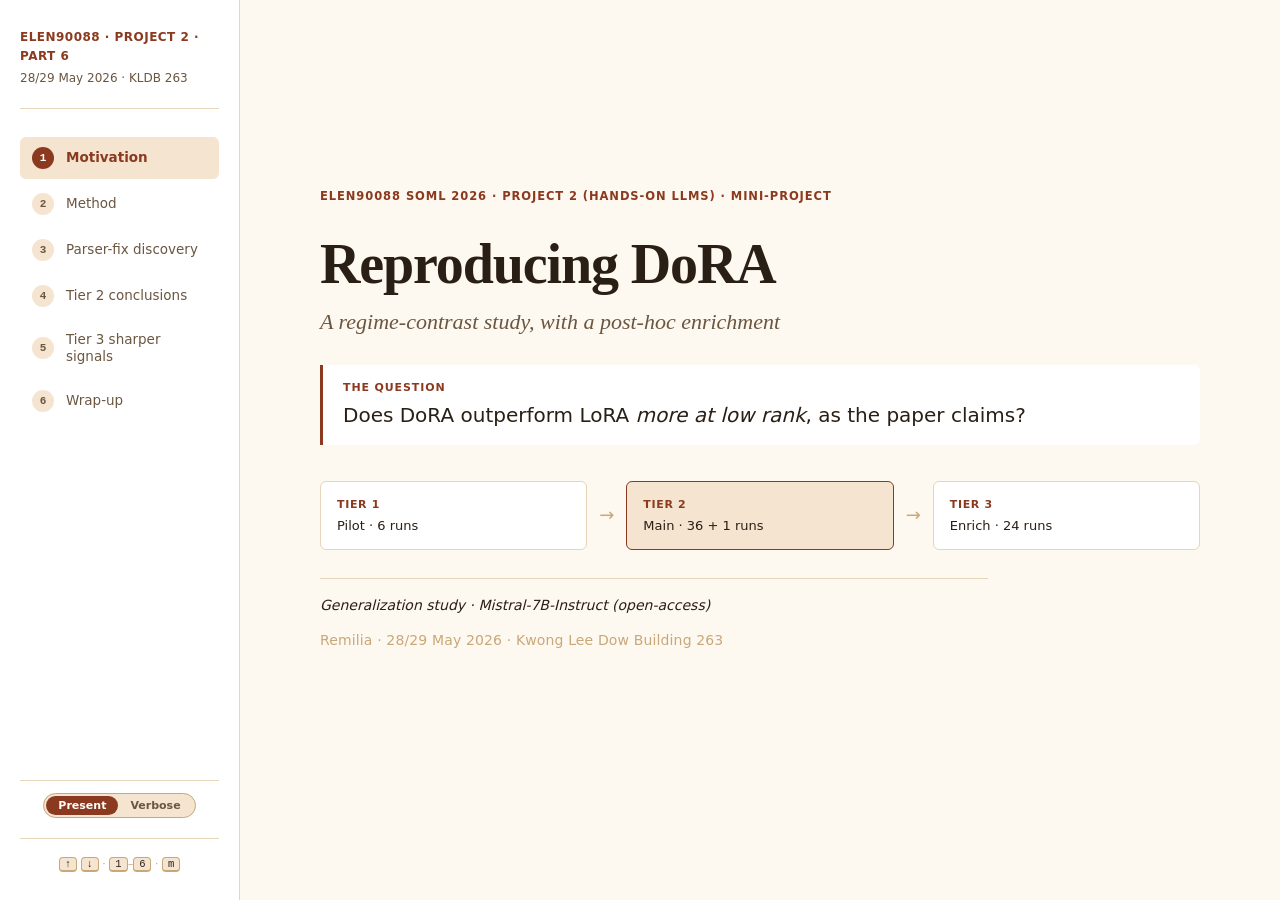
<file: mini-project-DoRA/oral/index.html>
<!DOCTYPE html>
<html lang="en">
<head>
  <meta charset="UTF-8">
  <meta name="viewport" content="width=device-width, initial-scale=1.0">
  <title>Reproducing DoRA — Oral · ELEN90088</title>
  <link rel="stylesheet" href="style.css">
</head>
<body>

<nav class="sidenav" aria-label="Slide navigation">
  <div class="sidenav-header">
    <span class="course">ELEN90088 · Project 2 · Part 6</span>
    <span class="meta">28/29 May 2026 · KLDB 263</span>
  </div>
  <ol class="sidenav-list">
    <li><a href="#s1" data-target="1"><span class="num">1</span><span class="lbl">Motivation</span></a></li>
    <li><a href="#s2" data-target="2"><span class="num">2</span><span class="lbl">Method</span></a></li>
    <li><a href="#s3" data-target="3"><span class="num">3</span><span class="lbl">Parser-fix discovery</span></a></li>
    <li><a href="#s4" data-target="4"><span class="num">4</span><span class="lbl">Tier 2 conclusions</span></a></li>
    <li><a href="#s5" data-target="5"><span class="num">5</span><span class="lbl">Tier 3 sharper signals</span></a></li>
    <li><a href="#s6" data-target="6"><span class="num">6</span><span class="lbl">Wrap-up</span></a></li>
  </ol>
  <div class="sidenav-toggle">
    <div class="mode-toggle" role="group" aria-label="Display mode">
      <button type="button" class="mode-toggle-seg active" data-mode="presentation">Present</button>
      <button type="button" class="mode-toggle-seg" data-mode="verbose">Verbose</button>
    </div>
  </div>
  <div class="sidenav-footer">
    <span><kbd>↑</kbd> <kbd>↓</kbd> · <kbd>1</kbd>–<kbd>6</kbd> · <kbd>m</kbd></span>
  </div>
</nav>

<main class="slides" id="slides-container">

  <!-- ============================================================== -->
  <!-- Slide 1 — Title + Motivation                                   -->
  <!-- ============================================================== -->
  <section id="s1" class="slide slide-title">
    <div class="slide-content">

      <div class="mode-pres">
        <p class="eyebrow">ELEN90088 SOML 2026 · Project 2 (Hands-on LLMs) · Mini-project</p>
        <h1 class="title">Reproducing DoRA</h1>
        <p class="subtitle">A regime-contrast study, with a post-hoc enrichment</p>

        <div class="question-box">
          <p class="question-label">The question</p>
          <p class="question-text">Does DoRA outperform LoRA <em>more at low rank</em>, as the paper claims?</p>
        </div>

        <div class="tier-timeline">
          <div class="tier">
            <span class="tier-label">Tier 1</span>
            <span class="tier-desc">Pilot · 6 runs</span>
          </div>
          <span class="arrow" aria-hidden="true">→</span>
          <div class="tier tier-main">
            <span class="tier-label">Tier 2</span>
            <span class="tier-desc">Main · 36 + 1 runs</span>
          </div>
          <span class="arrow" aria-hidden="true">→</span>
          <div class="tier">
            <span class="tier-label">Tier 3</span>
            <span class="tier-desc">Enrich · 24 runs</span>
          </div>
        </div>

        <p class="frame-note"><em>Generalization study · Mistral-7B-Instruct (open-access)</em></p>
        <p class="presenter">Remilia · 28/29 May 2026 · Kwong Lee Dow Building 263</p>
      </div>

      <div class="mode-verb">
        <p class="eyebrow">ELEN90088 SOML 2026 · Project 2 (Hands-on LLMs) · Mini-project</p>
        <h1 class="title">Reproducing DoRA</h1>
        <p class="subtitle">A Regime-Contrast Generalization Study, with a Post-Hoc Enrichment</p>
        <p class="presenter">Remilia · 28/29 May 2026 · Kwong Lee Dow Building 263</p>

        <div class="question-box">
          <p class="question-label">The question</p>
          <p class="question-text">Does DoRA outperform LoRA <em>more at low rank</em>, as the paper claims?</p>
        </div>

        <div class="tier-timeline">
          <div class="tier">
            <span class="tier-label">Tier 1</span>
            <span class="tier-desc">Pilot · 1 seed · 6 runs</span>
          </div>
          <span class="arrow" aria-hidden="true">→</span>
          <div class="tier tier-main">
            <span class="tier-label">Tier 2</span>
            <span class="tier-desc">Main study · 3 seeds × 2 regimes · 36 + 1 zero-shot</span>
          </div>
          <span class="arrow" aria-hidden="true">→</span>
          <div class="tier">
            <span class="tier-label">Tier 3</span>
            <span class="tier-desc">Enrichment · 4 seeds × 10k steps · 24 runs</span>
          </div>
        </div>

        <p class="frame-note"><strong>Frame:</strong> generalization study, not strict reproduction. Paper used LLaMA-base; we use Mistral-7B-Instruct — the open-access model from Parts 1–5. The contrast: does the paper's claim survive a different base model on a course-feasible regime budget?</p>
      </div>

    </div>
  </section>

  <!-- ============================================================== -->
  <!-- Slide 2 — Method                                               -->
  <!-- ============================================================== -->
  <section id="s2" class="slide">
    <div class="slide-content">

      <div class="mode-pres">
        <h1 class="slide-heading">Method</h1>
        <p class="lede">Two regimes × two metrics × three ranks.</p>

        <div class="method-tiles">
          <div class="method-tile">
            <p class="tile-label">Regimes</p>
            <p class="tile-body">BoolQ <span class="tile-aside">(T2)</span><br>commonsense-170k <span class="tile-aside">(T2+T3)</span></p>
          </div>
          <div class="method-tile">
            <p class="tile-label">Metrics</p>
            <p class="tile-body">Yes/No likelihood<br>Generation exact-match</p>
          </div>
          <div class="method-tile">
            <p class="tile-label">Scale</p>
            <p class="tile-body">36 + 24 runs<br>7 seeds total<br>r ∈ {4, 8, 16}</p>
          </div>
        </div>

        <p class="method-footer">All eval on BoolQ dev (3,270). Spartan H100 · ~140 GPU-h.</p>
      </div>

      <div class="mode-verb">
        <h1 class="slide-heading">Method</h1>
        <p class="lede">Two training regimes, two evaluation metrics, three ranks × n seeds — both regimes evaluated on the same BoolQ dev set so the metrics line up.</p>

        <div class="two-col">
          <div class="col">
            <h3>Two training regimes</h3>
            <ul>
              <li><strong>Phase 1 — BoolQ.</strong> Per-task fine-tune on the full 9,427-example train split. <em>Tier 2 only.</em></li>
              <li><strong>Phase 2 — <code>commonsense_170k</code>.</strong> Paper's multi-task mix (BoolQ + 7 other commonsense tasks). T2: step-capped at 2,500. T3: stretched to <strong>10k steps</strong> (~31% of paper's ~32k), warmup proportionally scaled to 400.</li>
            </ul>
          </div>
          <div class="col">
            <h3>Two evaluation metrics</h3>
            <ul>
              <li><strong>Likelihood</strong> — first-token Yes/No logprob ratio. Parser-independent <em>internal probe</em>.</li>
              <li><strong>Generation exact-match (<code>genmatch</code>)</strong> — greedy decode + parser + exact-match. <em>Paper-style</em>; sensitive to format collapse.</li>
            </ul>
            <p class="footnote">Both metrics evaluated on the full BoolQ dev set (3,270 examples) for every run.</p>
          </div>
        </div>

        <h3>Sweep totals</h3>
        <table class="compact">
          <thead><tr><th>Tier</th><th>Configuration</th><th class="num">Runs</th><th>Seeds</th></tr></thead>
          <tbody>
            <tr><td>1</td><td>Pilot LoRA-vs-DoRA rank sweep, BoolQ only</td><td class="num">6</td><td><code>{42}</code> (n=1)</td></tr>
            <tr><td>2</td><td>2 methods × 3 ranks × 3 seeds × 2 regimes + zero-shot</td><td class="num">37</td><td><code>{42, 1, 2}</code></td></tr>
            <tr><td>3</td><td>2 methods × 3 ranks × 4 seeds × cs170k @ 10k</td><td class="num">24</td><td><code>{114, 514, 1919, 810}</code> — disjoint from T2</td></tr>
          </tbody>
        </table>

        <h3>Compute</h3>
        <p>UniMelb Spartan HPC, <code>gpu-h100</code> partition. Tier 2 ≈ 25 GPU-h. Tier 3 ≈ 114 GPU-h (~84 training + ~30 gen-eval), wall-time ≈ 14 h with 8–10 jobs in parallel. All training/eval reproducible via <code>uv.lock</code>-pinned deps + per-run config YAMLs committed alongside <code>metrics.json</code>.</p>
      </div>

    </div>
  </section>

  <!-- ============================================================== -->
  <!-- Slide 3 — Parser-fix discovery (methodological insight slide)  -->
  <!-- ============================================================== -->
  <section id="s3" class="slide">
    <div class="slide-content">

      <div class="mode-pres">
        <h1 class="slide-heading">The parser-fix discovery</h1>
        <p class="lede">Phase 2 first reading: one run scored worse than chance. So I dumped 20 generations.</p>

        <table class="diagnosis">
          <thead>
            <tr><th>Run</th><th class="num">r</th><th>What the model emits</th><th class="num">Strict</th><th class="num">Broad</th></tr>
          </thead>
          <tbody>
            <tr>
              <td><code>lora_r4_s1</code></td>
              <td class="num">4</td>
              <td>"the correct answer is <strong>yes/no</strong>"</td>
              <td class="num bad">0.0003</td>
              <td class="num good">0.846</td>
            </tr>
            <tr>
              <td><code>dora_r16_s1</code></td>
              <td class="num">16</td>
              <td>"the correct answer is <strong>true/false</strong>"</td>
              <td class="num">0.793</td>
              <td class="num">0.799</td>
            </tr>
          </tbody>
        </table>

        <div class="insight-box">
          <p><strong>One metric, two effects.</strong> Strict parser = format adaptation. Broad parser = task accuracy. Separating them was the project's biggest analytical move.</p>
        </div>

        <figure class="slide-figure fig-compact">
          <img src="figures/format_adaptation.svg" alt="Format adaptation — broad vs strict parser by rank">
          <button class="fullscreen-btn" type="button" aria-label="Expand image to fullscreen">
            <svg viewBox="0 0 24 24" width="18" height="18" fill="none" stroke="currentColor" stroke-width="2" stroke-linecap="round" stroke-linejoin="round" aria-hidden="true">
              <polyline points="3 9 3 3 9 3"></polyline>
              <polyline points="15 3 21 3 21 9"></polyline>
              <polyline points="3 15 3 21 9 21"></polyline>
              <polyline points="15 21 21 21 21 15"></polyline>
            </svg>
          </button>
          <figcaption>Broad genmatch (solid) flat near ~0.82; strict genmatch (dashed) climbs with rank. Two stories from one set of outputs.</figcaption>
        </figure>
      </div>

      <div class="mode-verb">
        <h1 class="slide-heading">Tier 2 — and the parser-fix discovery</h1>

        <p><strong>Phase 1 (BoolQ) — null on task accuracy gap.</strong> Every DoRA−LoRA gap within seed std on both metrics.</p>

        <p><strong>Phase 2 (cs170k) — first reading looked dramatic.</strong> Genmatch at r=4 was <strong>0.0003</strong> for one LoRA run — worse than chance on a binary task. </p>

        <p><strong>Diagnosis</strong> (eyeball generations via <code>--debug-print N</code>):</p>

        <table class="diagnosis">
          <thead>
            <tr><th>Run</th><th class="num">r</th><th>What the model emits (20 inspected)</th><th class="num">Strict</th><th class="num">Broad</th></tr>
          </thead>
          <tbody>
            <tr>
              <td><code>lora_r4_s1</code></td>
              <td class="num">4</td>
              <td>"the correct answer is <strong>yes/no</strong>"</td>
              <td class="num bad">0.0003</td>
              <td class="num good">0.846</td>
            </tr>
            <tr>
              <td><code>dora_r16_s1</code></td>
              <td class="num">16</td>
              <td>"the correct answer is <strong>true/false</strong>"</td>
              <td class="num">0.793</td>
              <td class="num">0.799</td>
            </tr>
          </tbody>
        </table>

        <p>Low-rank models answered correctly <em>in yes/no</em> (the BoolQ eval prompt's instruction). High-rank models overrode the prompt with their cs170k training format (true/false). Our parser only matched true/false.</p>

        <div class="insight-box">
          <p><strong>Insight.</strong> The cs170k genmatch metric was implicitly measuring two different things — <strong>task accuracy</strong> (broad parser, accepts either vocabulary) and <strong>format-adaptation strength</strong> (strict parser, only true/false). Broadening the parser disentangled them.</p>
        </div>

        <figure class="slide-figure">
          <img src="figures/format_adaptation.svg" alt="Format adaptation — broad vs strict parser by rank">
          <button class="fullscreen-btn" type="button" aria-label="Expand image to fullscreen">
            <svg viewBox="0 0 24 24" width="18" height="18" fill="none" stroke="currentColor" stroke-width="2" stroke-linecap="round" stroke-linejoin="round" aria-hidden="true">
              <polyline points="3 9 3 3 9 3"></polyline>
              <polyline points="15 3 21 3 21 9"></polyline>
              <polyline points="3 15 3 21 9 21"></polyline>
              <polyline points="15 21 21 21 21 15"></polyline>
            </svg>
          </button>
          <figcaption>Broad genmatch (solid) sits flat near ~0.82 across ranks; strict genmatch (dashed) climbs from ~0.10 at r=4 to ~0.60 at r=16. Two different stories from the same model outputs.</figcaption>
        </figure>
      </div>

    </div>
  </section>

  <!-- ============================================================== -->
  <!-- Slide 4 — Tier 2 conclusions                                   -->
  <!-- ============================================================== -->
  <section id="s4" class="slide">
    <div class="slide-content">

      <div class="mode-pres">
        <h1 class="slide-heading">Tier 2 — null on task accuracy</h1>
        <p class="lede">Three findings under the broad parser.</p>

        <figure class="slide-figure fig-hero">
          <img src="figures/rank_sensitivity.svg" alt="Rank sensitivity at Tier 2 — BoolQ and cs170k regimes vs zero-shot reference">
          <button class="fullscreen-btn" type="button" aria-label="Expand image to fullscreen">
            <svg viewBox="0 0 24 24" width="18" height="18" fill="none" stroke="currentColor" stroke-width="2" stroke-linecap="round" stroke-linejoin="round" aria-hidden="true">
              <polyline points="3 9 3 3 9 3"></polyline>
              <polyline points="15 3 21 3 21 9"></polyline>
              <polyline points="3 15 3 21 9 21"></polyline>
              <polyline points="15 21 21 21 21 15"></polyline>
            </svg>
          </button>
          <figcaption>BoolQ (left) and cs170k (right) rank sensitivity. Solid = broad genmatch; dashed = likelihood. cs170k panel shows the inverse-rank trend (3-7 pp within-method).</figcaption>
        </figure>

        <ul class="findings-slim">
          <li><strong>Task null</strong> at r ∈ {4, 8}; r=16 a 3-seed-consistent –3 pp</li>
          <li><strong>Format hint</strong>, per-seed split — not significant evidence</li>
          <li><strong>Inverse-rank 3-7 pp</strong> within-method — within noise at n=3</li>
        </ul>

        <p class="verdict"><strong>Verdict:</strong> the paper's "low-rank wins" doesn't replicate as task accuracy — <em>yet</em>.</p>
      </div>

      <div class="mode-verb">
        <h1 class="slide-heading">Tier 2 conclusions</h1>
        <p class="lede">Null on task accuracy. Inverse-rank trend hinted. DoRA cost overhead firm.</p>

        <h3>Phase 2 (cs170k) cell means (n=3)</h3>
        <table class="cells">
          <thead>
            <tr><th></th><th class="num">r=4</th><th class="num">r=8</th><th class="num">r=16</th><th class="num">r=4 → r=16</th></tr>
          </thead>
          <tbody>
            <tr class="metric-row"><td colspan="5" class="metric-label">Broad-parser genmatch — <em>task accuracy</em></td></tr>
            <tr><td>LoRA</td><td class="num">0.849 ± 0.003</td><td class="num">0.838 ± 0.001</td><td class="num">0.816 ± 0.019</td><td class="num bad">−0.033</td></tr>
            <tr><td>DoRA</td><td class="num">0.850 ± 0.006</td><td class="num">0.840 ± 0.014</td><td class="num">0.784 ± 0.014</td><td class="num bad">−0.066</td></tr>
            <tr class="delta-row"><td><strong>DoRA − LoRA</strong></td><td class="num">+0.001</td><td class="num">+0.002</td><td class="num bad">−0.032</td><td class="num">—</td></tr>
            <tr class="metric-row"><td colspan="5" class="metric-label">Strict-parser genmatch — <em>format-adaptation diagnostic</em></td></tr>
            <tr><td>LoRA</td><td class="num">0.107 ± 0.166</td><td class="num">0.262 ± 0.350</td><td class="num">0.574 ± 0.228</td><td class="num">+0.467</td></tr>
            <tr><td>DoRA</td><td class="num">0.098 ± 0.079</td><td class="num">0.318 ± 0.195</td><td class="num">0.630 ± 0.263</td><td class="num">+0.532</td></tr>
            <tr class="delta-row"><td><strong>DoRA − LoRA</strong></td><td class="num">−0.009</td><td class="num good">+0.056</td><td class="num good">+0.055</td><td class="num">—</td></tr>
          </tbody>
        </table>

        <ul class="findings">
          <li><strong>DoRA − LoRA gap within seed std at r ∈ {4, 8}.</strong></li>
          <li><strong>Strict-parser DoRA cell-mean edge:</strong></li>
          <li><strong>Inverse-rank trend (hint).</strong> Broad genmatch decreases with rank.</li>
          <li><strong>Cost reconfirmed:</strong> DoRA ~3.3× wall-time, ~1.8× peak GPU memory at every rank, both regimes.</li>
        </ul>

        <p class="verdict"><strong>Verdict on the paper's claim:</strong> <em>"DoRA wins more at low rank" does not replicate as a task-accuracy improvement in our setup.</em> The directional hint is on format adaptation, below significance at n=3.</p>

        <p class="open-question"><strong>Open question coming out of T2:</strong> does the inverse-rank trend sharpen at longer training + more seeds, and does the strict-parser DoRA edge cross significance? That's why we ran T3.</p>

        <figure class="slide-figure">
          <img src="figures/rank_sensitivity.svg" alt="Rank sensitivity at Tier 2 — BoolQ and cs170k regimes vs zero-shot reference">
          <button class="fullscreen-btn" type="button" aria-label="Expand image to fullscreen">
            <svg viewBox="0 0 24 24" width="18" height="18" fill="none" stroke="currentColor" stroke-width="2" stroke-linecap="round" stroke-linejoin="round" aria-hidden="true">
              <polyline points="3 9 3 3 9 3"></polyline>
              <polyline points="15 3 21 3 21 9"></polyline>
              <polyline points="3 15 3 21 9 21"></polyline>
              <polyline points="15 21 21 21 21 15"></polyline>
            </svg>
          </button>
          <figcaption>Rank sensitivity at Tier 2. Solid = broad genmatch; dashed = likelihood. Right panel (cs170k) shows the inverse-rank trend vs zero-shot reference.</figcaption>
        </figure>
      </div>

    </div>
  </section>

  <!-- ============================================================== -->
  <!-- Slide 5 — Tier 3 sharper signals                               -->
  <!-- ============================================================== -->
  <section id="s5" class="slide">
  <div class="slide-content">

    <div class="mode-pres">
      <h1 class="slide-heading">Tier 3 — sharper signals</h1>
      <p class="lede">What changes at 4× training, n=4?</p>

      <p class="hero-num">14–16 pp</p>
      <p class="hero-cap">inverse-rank gap within each method · ~2-4× the Tier 2 signal</p>
      <p class="hero-sentence">More PEFT capacity + longer training = more drift from BoolQ-optimal toward the cs170k mix.</p>

      <figure class="slide-figure fig-compact">
        <img src="figures/tier3/rank_sensitivity.svg" alt="Rank sensitivity at Tier 3 — likelihood vs genmatch divergence with zero-shot reference">
        <button class="fullscreen-btn" type="button" aria-label="Expand image to fullscreen">
          <svg viewBox="0 0 24 24" width="18" height="18" fill="none" stroke="currentColor" stroke-width="2" stroke-linecap="round" stroke-linejoin="round" aria-hidden="true">
            <polyline points="3 9 3 3 9 3"></polyline>
            <polyline points="15 3 21 3 21 9"></polyline>
            <polyline points="3 15 3 21 9 21"></polyline>
            <polyline points="15 21 21 21 21 15"></polyline>
          </svg>
        </button>
        <figcaption>Tier 3 rank sensitivity. Solid = broad genmatch (holds); dashed = likelihood (collapses with rank).</figcaption>
      </figure>

      <div class="chip-row">
        <span class="chip">Format split holds</span>
        <span class="chip">DoRA preserves format · not accuracy</span>
      </div>
    </div>

    <div class="mode-verb">
      <h1 class="slide-heading">Tier 3 — sharper signals at 4× training</h1>
      <p class="lede">Same cs170k recipe, 10k steps, n=4 with new disjoint seeds <code>{114, 514, 1919, 810}</code> — T2 numbers stay verifiably untouched.</p>

      <h3>cs170k cell means — both metrics, n=4</h3>
      <table class="cells">
        <thead>
          <tr><th></th><th class="num">r=4</th><th class="num">r=8</th><th class="num">r=16</th><th class="num">r=4 → r=16</th></tr>
        </thead>
        <tbody>
          <tr class="metric-row"><td colspan="5" class="metric-label">Broad-parser genmatch — <em>the T3 task-accuracy metric</em></td></tr>
          <tr><td>LoRA</td><td class="num">0.843 ± 0.015</td><td class="num">0.800 ± 0.011</td><td class="num">0.703 ± 0.053</td><td class="num bad">−0.140</td></tr>
          <tr><td>DoRA</td><td class="num">0.827 ± 0.007</td><td class="num">0.808 ± 0.008</td><td class="num">0.665 ± 0.057</td><td class="num bad">−0.162</td></tr>
          <tr class="metric-row"><td colspan="5" class="metric-label">Yes/No likelihood — <em>at T3, a format-preservation probe</em></td></tr>
          <tr><td>LoRA</td><td class="num">0.764 ± 0.086</td><td class="num">0.462 ± 0.128</td><td class="num">0.382 ± 0.007</td><td class="num bad">−0.382</td></tr>
          <tr><td>DoRA</td><td class="num">0.651 ± 0.204</td><td class="num good">0.618 ± 0.053</td><td class="num">0.441 ± 0.119</td><td class="num bad">−0.210</td></tr>
        </tbody>
      </table>

      <h3>Three findings, in priority order</h3>
      <ol class="findings">
        <li><strong>The inverse-rank trend sharpens within-method on genmatch.</strong></li>
        <li><strong>Methodological diagnostic scaled up — likelihood collapsed, genmatch held.</strong></li>
        <li><strong>DoRA vs LoRA — refined, not contradicted.</strong><em>DoRA at r=8 retains more residual yes/no log-probability than LoRA at r=8, but emits the same set of correct/incorrect answers — opposite direction to T2's strict-parser hint, which was within noise.</em></li>
      </ol>

      <figure class="slide-figure">
        <img src="figures/tier3/rank_sensitivity.svg" alt="Rank sensitivity at Tier 3 — likelihood vs genmatch divergence with zero-shot reference">
        <button class="fullscreen-btn" type="button" aria-label="Expand image to fullscreen">
          <svg viewBox="0 0 24 24" width="18" height="18" fill="none" stroke="currentColor" stroke-width="2" stroke-linecap="round" stroke-linejoin="round" aria-hidden="true">
            <polyline points="3 9 3 3 9 3"></polyline>
            <polyline points="15 3 21 3 21 9"></polyline>
            <polyline points="3 15 3 21 9 21"></polyline>
            <polyline points="15 21 21 21 21 15"></polyline>
          </svg>
        </button>
        <figcaption>Tier 3 rank sensitivity. Solid = broad genmatch (holds with only modest degradation); dashed = likelihood (collapses with rank). The two curves separate as cs170k training overrides the BoolQ-yes/no format.</figcaption>
      </figure>
    </div>

  </div>
</section>

  <!-- ============================================================== -->
  <!-- Slide 6 — Wrap-up                                              -->
  <!-- ============================================================== -->
  <section id="s6" class="slide">
  <div class="slide-content">

    <div class="mode-pres">
      <h1 class="slide-heading">Conclusions</h1>

      <div class="takeaway-tiles">
        <div class="takeaway-tile">
          <p class="tile-label">1 · Task edge</p>
          <p class="tile-body">doesn't replicate. <em>7 seeds, 2 budgets.</em></p>
        </div>
        <div class="takeaway-tile">
          <p class="tile-label">2 · Real edge</p>
          <p class="tile-body">is on the <strong>format axis</strong>, not accuracy.</p>
        </div>
        <div class="takeaway-tile">
          <p class="tile-label">3 · Trend</p>
          <p class="tile-body">inverse-rank <strong>sharpens at scale</strong> — 3-7 → 14-16 pp.</p>
        </div>
      </div>

      <p class="cost-line">DoRA · 3.3× wall-time · 1.8× peak memory</p>

      <p class="closing-line">"Null results aren't no results — and the inverse-rank trend that was below the noise floor at Tier 2 is the project's clearest scientific finding at Tier 3."</p>
    </div>

    <div class="mode-verb">
      <h1 class="slide-heading">Conclusions</h1>

      <ol class="takeaways">
        <li><strong>"DoRA wins at low rank" does not replicate as a task-accuracy improvement</strong> in our Mistral-7B-Instruct + cs170k setup — neither at T2's 2,500-step budget nor at T3's 10k. Null supported by 7 seeds total (T2 n=3 + T3 n=4) across two training budgets.</li>
        <li><strong>DoRA's measurable edge over LoRA is on format-related signals, not task accuracy.</strong> Two independent observations point in <em>opposite</em> directions on the format axis: T2 strict-parser hint (+0.056 cell-mean at r=8 and r=16, per-seed split — DoRA emits slightly <em>more</em> cs170k true/false) and T3 r=8 likelihood edge (+0.16, 3 of 4 seeds — DoRA retains <em>more</em> BoolQ yes/no). T3 is the cleaner statistical claim; T2 is within noise. The paper's hypothesis (DoRA adapts to training format more readily) is partially supported by T2 only; we don't claim a unified mechanism across tiers.</li>
        <li><strong>Inverse-rank trend on broad genmatch sharpens dramatically at scale</strong> — T2's within-method drop (LoRA 3.3 pp, DoRA 6.6) grows to T3's (LoRA 14 pp, DoRA 16). More PEFT capacity + longer training = more drift from BoolQ-optimal toward the broader cs170k mix.</li>
      </ol>

      <h3>Methodological lessons</h3>
      <ul>
        <li>A single metric can hide multiple effects. The cs170k genmatch implicitly measured task accuracy + format-adaptation; <em>separating them was the project's biggest analytical move.</em></li>
        <li>Eyeball your model outputs (<code>--debug-print</code>) — resolves in 5 minutes what reasoning about metric definitions wouldn't.</li>
        <li>T3's likelihood collapse looks catastrophic on the first metric and benign on the second; the format-vs-task split learned at T2 made T3 readable.</li>
      </ul>

      <div class="cost-qr-row">
        <div class="cost-section">
          <h3>Cost reconfirmed across tiers</h3>
          <table class="cost compact">
            <thead><tr><th></th><th class="num">LoRA</th><th class="num">DoRA</th><th class="num">Ratio</th></tr></thead>
            <tbody>
              <tr><td>Wall-time per cs170k run (T3)</td><td class="num">~98 min</td><td class="num">~318 min</td><td class="num">3.3×</td></tr>
              <tr><td>Peak GPU memory</td><td class="num">~33 GB</td><td class="num">~60 GB</td><td class="num">1.8×</td></tr>
              <tr><td>Trainable params (r=8)</td><td class="num">20.97 M</td><td class="num">22.35 M</td><td class="num">+6.6%</td></tr>
            </tbody>
          </table>
        </div>
        <div class="qr-section">
          <h3>Project repository</h3>
          <img src="figures/repo_qr.svg" alt="QR code linking to the ELEN90088-SOML repo on GitHub" class="qr-code">
          <p class="qr-url"><code>github.com<wbr>/Remilia-Kirisame<wbr>/ELEN90088-SOML</code></p>
        </div>
      </div>

      <h3>Caveats</h3>
      <p>n=4 still below conventional n=5+. 10k steps still 31% of paper's ~32k. Mistral-Instruct vs paper's LLaMA-base.</p>

      <p class="closing-line">"Null results aren't no results — and the inverse-rank trend that was below the noise floor at Tier 2 is the project's clearest scientific finding at Tier 3."</p>
    </div>

  </div>
</section>

</main>

<!-- Fullscreen image lightbox — populated dynamically on .fullscreen-btn click. -->
<div class="lightbox" id="lightbox" hidden aria-hidden="true" role="dialog" aria-label="Expanded image view">
  <button class="lightbox-close" type="button" aria-label="Close fullscreen image">
    <svg viewBox="0 0 24 24" width="24" height="24" fill="none" stroke="currentColor" stroke-width="2" stroke-linecap="round" stroke-linejoin="round" aria-hidden="true">
      <line x1="18" y1="6" x2="6" y2="18"></line>
      <line x1="6" y1="6" x2="18" y2="18"></line>
    </svg>
  </button>
  <figure class="lightbox-figure">
    <img class="lightbox-img" alt="">
    <figcaption class="lightbox-caption"></figcaption>
  </figure>
</div>

<script src="script.js"></script>
</body>
</html>
</file>
<file: mini-project-DoRA/oral/style.css>
/* ==========================================================================
   DoRA oral deck — minimal academic style
   Off-white bg, near-black text, navy accent. Sans-serif throughout.
   6 slides, scroll-snap, sticky side-nav, keyboard navigable.
   ========================================================================== */

:root {
  --bg: #fafaf9;
  --bg-elev: #ffffff;
  --bg-muted: #f5f5f4;
  --text: #1c1917;
  --text-muted: #57534e;
  --text-faint: #a8a29e;
  --border: #e7e5e4;
  --border-strong: #d6d3d1;
  --accent: #1e3a5f;
  --accent-soft: #e0e7f0;
  --good: #166534;
  --bad: #991b1b;
  --highlight-bg: #fef9c3;

  --nav-w: 240px;
  --content-max: 920px;

  --font-sans: ui-sans-serif, system-ui, -apple-system, BlinkMacSystemFont,
               "Segoe UI", Roboto, "Helvetica Neue", Arial, sans-serif;
  --font-mono: ui-monospace, SFMono-Regular, "SF Mono", Consolas,
               "Liberation Mono", Menlo, monospace;
  --font-serif: ui-serif, "Charter", "New York", Cambria, Georgia, serif;

  --radius: 6px;
  --shadow: 0 1px 2px rgba(28, 25, 23, 0.04),
            0 4px 12px rgba(28, 25, 23, 0.04);
}

/* Presentation-mode palette overrides — applied when body has .presentation-mode.
   Bright academic, warm cream/sienna theme. Used during the live 5-minute talk. */
body.presentation-mode {
  --bg: #fdf8f0;
  --bg-elev: #ffffff;
  --bg-muted: #f5e4d0;
  --text: #2a1f15;
  --text-muted: #6b5640;
  --text-faint: #c9a878;
  --border: #e6d5b8;
  --border-strong: #c9a878;
  --accent: #8b3a1f;
  --accent-soft: #f5e4d0;
}

/* Serif typography in presentation mode for titles + hero numbers.
   The existing sans body face stays for paragraphs and tables. */
body.presentation-mode h1.title,
body.presentation-mode h1.slide-heading {
  font-family: var(--font-serif);
}

/* Mode visibility — only one mode's content is shown at a time. */
body.presentation-mode .mode-verb { display: none; }
body.verbose-mode .mode-pres { display: none; }
/* When neither mode class is set (initial paint before JS runs),
   both blocks would show. JS applies the class on DOMContentLoaded
   so this state lasts only a few ms; no FOUC visible in practice. */

/* View Transitions API — crossfade timing for the mode toggle.
   Chrome 111+, Safari 18+, Edge support this; Firefox falls back to
   an instant swap (the toggle still works, just without the animation). */
::view-transition-old(root),
::view-transition-new(root) {
  animation-duration: 250ms;
  animation-timing-function: ease-in-out;
}

/* Mode toggle widget — pill switch in sidenav footer. */
.sidenav-toggle {
  margin-top: 14px;
  padding-top: 12px;
  border-top: 1px solid var(--border);
  display: flex;
  justify-content: center;
}

.mode-toggle {
  display: inline-flex;
  border: 1px solid var(--border-strong);
  border-radius: 999px;
  padding: 2px;
  background: var(--bg-muted);
  font-size: 11px;
  font-weight: 600;
}

.mode-toggle-seg {
  appearance: none;
  background: transparent;
  border: none;
  cursor: pointer;
  padding: 4px 12px;
  border-radius: 999px;
  color: var(--text-muted);
  font-family: inherit;
  font-size: inherit;
  font-weight: inherit;
  line-height: 1;
  transition: background-color 0.15s, color 0.15s;
}

.mode-toggle-seg:hover:not(.active) {
  color: var(--text);
}

.mode-toggle-seg.active {
  background: var(--accent);
  color: white;
}

.mode-toggle-seg:focus { outline: none; }

.mode-toggle-seg:focus-visible {
  outline: 2px solid var(--accent);
  outline-offset: 2px;
}

/* Slide 2 (presentation) — three method tiles. */
.method-tiles {
  display: grid;
  grid-template-columns: 1fr 1fr 1fr;
  gap: 16px;
  margin: 24px 0;
}

.method-tile {
  background: var(--bg-elev);
  border: 1px solid var(--border);
  border-left: 4px solid var(--accent);
  border-radius: var(--radius);
  padding: 18px 20px;
}

.method-tile .tile-label {
  font-size: 12px;
  font-weight: 700;
  letter-spacing: 0.06em;
  text-transform: uppercase;
  color: var(--accent);
  margin: 0 0 8px;
}

.method-tile .tile-body {
  font-size: 15px;
  color: var(--text);
  line-height: 1.5;
  margin: 0;
}

.method-tile .tile-aside {
  color: var(--text-faint);
  font-size: 0.85em;
}

.method-footer {
  font-size: 14px;
  color: var(--text-muted);
  text-align: center;
  font-style: italic;
  margin: 16px 0 0;
  max-width: none;
}

/* Compact figure variant — used on presentation-mode slides where the figure
   is supporting context rather than the visual hero. */
.slide-figure.fig-compact img {
  max-height: 220px;
}

/* Hero figure variant — used on presentation-mode slides where the figure
   IS the visual anchor (e.g., slide 4). */
.slide-figure.fig-hero img {
  max-height: 320px;
}

/* Slim findings list — one-line bullets for presentation mode. */
ul.findings-slim {
  list-style: none;
  padding: 0;
  margin: 20px 0;
}

ul.findings-slim li {
  font-size: 15px;
  color: var(--text);
  line-height: 1.5;
  margin-bottom: 8px;
  padding-left: 18px;
  position: relative;
}

ul.findings-slim li::before {
  content: "·";
  position: absolute;
  left: 6px;
  color: var(--accent);
  font-weight: 700;
  font-size: 18px;
  line-height: 1.2;
}

ul.findings-slim strong { color: var(--accent); }

* { box-sizing: border-box; }

html, body {
  margin: 0;
  padding: 0;
  background: var(--bg);
  color: var(--text);
  font-family: var(--font-sans);
  font-size: 16px;
  line-height: 1.55;
  -webkit-font-smoothing: antialiased;
  -moz-osx-font-smoothing: grayscale;
}

body {
  height: 100vh;
  overflow: hidden;
}

/* --------------------------------------------------------------------------
   Side navigation
   -------------------------------------------------------------------------- */

.sidenav {
  position: fixed;
  left: 0;
  top: 0;
  width: var(--nav-w);
  height: 100vh;
  padding: 28px 20px;
  border-right: 1px solid var(--border);
  background: var(--bg-elev);
  display: flex;
  flex-direction: column;
  z-index: 10;
}

.sidenav-header {
  display: flex;
  flex-direction: column;
  gap: 4px;
  margin-bottom: 28px;
  padding-bottom: 20px;
  border-bottom: 1px solid var(--border);
}

.sidenav-header .course {
  font-size: 12px;
  font-weight: 600;
  letter-spacing: 0.04em;
  text-transform: uppercase;
  color: var(--accent);
}

.sidenav-header .meta {
  font-size: 12px;
  color: var(--text-muted);
}

.sidenav-list {
  list-style: none;
  padding: 0;
  margin: 0;
  flex: 1;
}

.sidenav-list li {
  margin-bottom: 4px;
}

.sidenav-list a {
  display: flex;
  align-items: center;
  gap: 12px;
  padding: 10px 12px;
  border-radius: var(--radius);
  text-decoration: none;
  color: var(--text-muted);
  font-size: 13.5px;
  line-height: 1.3;
  transition: background-color 0.15s, color 0.15s;
}

.sidenav-list a:hover {
  background: var(--bg-muted);
  color: var(--text);
}

/* Suppress the default mouse-click focus ring (we blur after click in JS,
   but this is defensive in case any browser still paints it briefly). */
.sidenav-list a:focus { outline: none; }

/* Restore an accessible focus indicator for keyboard tab-users only.
   :focus-visible is browser-managed and only matches keyboard focus, not
   pointer clicks — so screen-reader / keyboard-only users still get a
   clear indicator without leaving stranded rings after mouse clicks. */
.sidenav-list a:focus-visible {
  outline: 2px solid var(--accent);
  outline-offset: 2px;
}

.sidenav-list a.active {
  background: var(--accent-soft);
  color: var(--accent);
  font-weight: 600;
}

.sidenav-list .num {
  display: inline-flex;
  align-items: center;
  justify-content: center;
  width: 22px;
  height: 22px;
  border-radius: 50%;
  background: var(--bg-muted);
  color: var(--text-muted);
  font-size: 11px;
  font-weight: 600;
  flex-shrink: 0;
}

.sidenav-list a.active .num {
  background: var(--accent);
  color: white;
}

.sidenav-list .lbl {
  flex: 1;
}

.sidenav-footer {
  margin-top: 20px;
  padding-top: 16px;
  border-top: 1px solid var(--border);
  font-size: 11px;
  color: var(--text-faint);
  display: flex;
  justify-content: center;
}

kbd {
  display: inline-block;
  padding: 1px 5px;
  border: 1px solid var(--border-strong);
  border-bottom-width: 2px;
  border-radius: 4px;
  background: var(--bg-muted);
  font-family: var(--font-mono);
  font-size: 10.5px;
  color: var(--text);
  line-height: 1;
}

/* --------------------------------------------------------------------------
   Slides container — the scrolling region
   -------------------------------------------------------------------------- */

.slides {
  margin-left: var(--nav-w);
  height: 100vh;
  overflow-y: auto;
  scroll-snap-type: y mandatory;
  scroll-behavior: smooth;
}

.slide {
  scroll-snap-align: start;
  min-height: 100vh;
  padding: 64px 80px 88px;
  border-bottom: 1px solid var(--border);
  display: flex;
  justify-content: center;
}

.slide-content {
  width: 100%;
  max-width: var(--content-max);
}

.slide:last-child { border-bottom: none; }

/* --------------------------------------------------------------------------
   Typography
   -------------------------------------------------------------------------- */

h1.title {
  font-family: var(--font-serif);
  font-size: 56px;
  font-weight: 700;
  letter-spacing: -0.02em;
  line-height: 1.1;
  margin: 0 0 12px;
  color: var(--text);
}

p.subtitle {
  font-size: 22px;
  font-weight: 400;
  color: var(--text-muted);
  margin: 0 0 28px;
  line-height: 1.35;
  font-family: var(--font-serif);
  font-style: italic;
}

p.presenter {
  font-size: 14px;
  color: var(--text-faint);
  margin: 0 0 36px;
  letter-spacing: 0.01em;
}

p.eyebrow {
  font-size: 11.5px;
  font-weight: 600;
  letter-spacing: 0.08em;
  text-transform: uppercase;
  color: var(--accent);
  margin: 0 0 28px;
}

h1.slide-heading {
  font-size: 36px;
  font-weight: 700;
  letter-spacing: -0.015em;
  line-height: 1.15;
  margin: 0 0 8px;
  color: var(--text);
}

p.lede {
  font-size: 17px;
  color: var(--text-muted);
  margin: 0 0 28px;
  line-height: 1.5;
}

h3 {
  font-size: 14px;
  font-weight: 600;
  text-transform: uppercase;
  letter-spacing: 0.06em;
  color: var(--text-muted);
  margin: 28px 0 10px;
}

p {
  margin: 0 0 14px;
  max-width: 75ch;
}

ul, ol {
  margin: 0 0 16px;
  padding-left: 22px;
}

li {
  margin-bottom: 10px;
  line-height: 1.5;
}

li:last-child { margin-bottom: 0; }

strong { color: var(--text); font-weight: 600; }
em { font-style: italic; color: var(--text); }

code {
  font-family: var(--font-mono);
  font-size: 0.875em;
  background: var(--bg-muted);
  padding: 1px 5px;
  border-radius: 3px;
  border: 1px solid var(--border);
  color: var(--accent);
}

/* --------------------------------------------------------------------------
   Slide 1 — title-specific bits
   -------------------------------------------------------------------------- */

.slide-title .slide-content {
  display: flex;
  flex-direction: column;
  justify-content: center;
  min-height: calc(100vh - 64px - 88px);
}

.question-box {
  border-left: 3px solid var(--accent);
  padding: 14px 20px;
  margin: 24px 0 36px;
  background: var(--bg-elev);
  border-radius: 0 var(--radius) var(--radius) 0;
}

.question-label {
  font-size: 11px;
  font-weight: 600;
  letter-spacing: 0.08em;
  text-transform: uppercase;
  color: var(--accent);
  margin: 0 0 4px;
}

.question-text {
  font-size: 20px;
  margin: 0;
  font-weight: 500;
  color: var(--text);
}

.tier-timeline {
  display: flex;
  align-items: stretch;
  gap: 12px;
  margin: 12px 0 28px;
  flex-wrap: wrap;
}

.tier {
  flex: 1;
  min-width: 180px;
  padding: 14px 16px;
  background: var(--bg-elev);
  border: 1px solid var(--border);
  border-radius: var(--radius);
  display: flex;
  flex-direction: column;
  gap: 4px;
}

.tier-main {
  border-color: var(--accent);
  background: var(--accent-soft);
}

.tier-label {
  font-size: 11px;
  font-weight: 700;
  letter-spacing: 0.06em;
  text-transform: uppercase;
  color: var(--accent);
}

.tier-desc {
  font-size: 13px;
  color: var(--text);
  line-height: 1.35;
}

.arrow {
  display: flex;
  align-items: center;
  color: var(--text-faint);
  font-size: 18px;
  font-weight: 300;
}

.frame-note {
  font-size: 14px;
  color: var(--text-muted);
  margin-top: 8px;
  padding-top: 16px;
  border-top: 1px solid var(--border);
  max-width: 75ch;
}

/* --------------------------------------------------------------------------
   Tables
   -------------------------------------------------------------------------- */

table {
  width: 100%;
  border-collapse: separate;
  border-spacing: 0;
  margin: 8px 0 24px;
  background: var(--bg-elev);
  border: 1px solid var(--border);
  border-radius: var(--radius);
  overflow: hidden;
  font-size: 14px;
}

thead th {
  background: var(--bg-muted);
  text-align: left;
  font-weight: 600;
  color: var(--text);
  padding: 8px 14px;
  border-bottom: 1px solid var(--border);
  font-size: 13px;
  letter-spacing: 0.02em;
}

tbody td {
  padding: 8px 14px;
  border-bottom: 1px solid var(--border);
  vertical-align: top;
}

tbody tr:last-child td { border-bottom: none; }

.num {
  text-align: right;
  font-variant-numeric: tabular-nums;
  font-family: var(--font-mono);
  font-size: 13px;
}

th.num { text-align: right; }

td.good { color: var(--good); }
td.bad { color: var(--bad); }

td.num.good { color: var(--good); background: rgba(22, 101, 52, 0.06); }
td.num.bad { color: var(--bad); background: rgba(153, 27, 27, 0.06); }

table.compact { font-size: 13.5px; }
table.compact td, table.compact th { padding: 6px 12px; }

table.cells .delta-row td {
  border-top: 1px solid var(--border-strong);
  background: var(--bg-muted);
  font-weight: 600;
}

table.diagnosis td:nth-child(3) {
  font-family: var(--font-mono);
  font-size: 12.5px;
  color: var(--text-muted);
}

.metric-row td.metric-label {
  background: var(--bg-muted);
  font-size: 12px;
  font-weight: 600;
  letter-spacing: 0.04em;
  text-transform: uppercase;
  color: var(--accent);
  padding: 6px 14px;
  border-top: 1px solid var(--border-strong);
  border-bottom: 1px solid var(--border);
}

.metric-row td.metric-label em {
  font-style: italic;
  font-weight: 400;
  letter-spacing: 0.02em;
  text-transform: none;
  color: var(--text-muted);
  margin-left: 6px;
}

/* --------------------------------------------------------------------------
   Two-column blocks (Slide 2)
   -------------------------------------------------------------------------- */

.two-col {
  display: grid;
  grid-template-columns: 1fr 1fr;
  gap: 24px;
  margin-bottom: 24px;
}

.two-col .col h3 {
  margin-top: 0;
}

.footnote {
  font-size: 13px;
  color: var(--text-faint);
  font-style: italic;
}

/* --------------------------------------------------------------------------
   Insight / verdict / closing boxes
   -------------------------------------------------------------------------- */

.insight-box {
  margin: 24px 0;
  padding: 16px 20px;
  background: var(--accent-soft);
  border-left: 3px solid var(--accent);
  border-radius: 0 var(--radius) var(--radius) 0;
}

.insight-box p { margin: 0; max-width: none; }

.verdict {
  margin: 20px 0;
  padding: 14px 18px;
  background: var(--bg-elev);
  border: 1px solid var(--border);
  border-left: 3px solid var(--accent);
  border-radius: 0 var(--radius) var(--radius) 0;
  font-size: 15px;
}

.open-question {
  margin: 16px 0 24px;
  font-size: 14px;
  color: var(--text-muted);
  font-style: italic;
}

.closing-line {
  margin: 36px 0 0;
  padding: 20px 24px;
  background: var(--accent-soft);
  border-radius: var(--radius);
  font-family: var(--font-serif);
  font-style: italic;
  font-size: 19px;
  line-height: 1.45;
  color: var(--accent);
  text-align: center;
  max-width: none;
}

/* --------------------------------------------------------------------------
   Findings / takeaways lists
   -------------------------------------------------------------------------- */

ol.findings, ol.takeaways {
  list-style: none;
  padding-left: 0;
  counter-reset: finding;
}

ol.findings > li, ol.takeaways > li {
  counter-increment: finding;
  position: relative;
  padding-left: 36px;
  margin-bottom: 14px;
}

ol.findings > li::before, ol.takeaways > li::before {
  content: counter(finding);
  position: absolute;
  left: 0;
  top: 1px;
  width: 24px;
  height: 24px;
  border-radius: 50%;
  background: var(--accent);
  color: white;
  font-size: 12px;
  font-weight: 700;
  display: flex;
  align-items: center;
  justify-content: center;
}

ul.findings { list-style: disc; padding-left: 22px; }
ul.findings > li { padding-left: 0; margin-bottom: 12px; }

/* --------------------------------------------------------------------------
   Figures
   -------------------------------------------------------------------------- */

.slide-figure {
  position: relative;
  margin: 28px 0 0;
  padding: 0;
  background: var(--bg-elev);
  border: 1px solid var(--border);
  border-radius: var(--radius);
  overflow: hidden;
}

.slide-figure img {
  display: block;
  width: 100%;
  height: auto;
  max-height: 380px;
  object-fit: contain;
  background: white;
  padding: 12px;
}

.slide-figure figcaption {
  padding: 10px 16px;
  font-size: 12.5px;
  color: var(--text-muted);
  background: var(--bg-muted);
  border-top: 1px solid var(--border);
  font-style: italic;
  line-height: 1.4;
}

/* --------------------------------------------------------------------------
   Fullscreen button — appears in figure's top-right on hover
   -------------------------------------------------------------------------- */

.fullscreen-btn {
  position: absolute;
  top: 10px;
  right: 10px;
  width: 34px;
  height: 34px;
  display: flex;
  align-items: center;
  justify-content: center;
  background: rgba(28, 25, 23, 0.7);
  color: white;
  border: none;
  border-radius: var(--radius);
  cursor: pointer;
  opacity: 0;
  transform: translateY(-2px);
  transition: opacity 0.18s ease, transform 0.18s ease, background-color 0.15s;
  padding: 0;
  z-index: 2;
}

.slide-figure:hover .fullscreen-btn,
.fullscreen-btn:focus-visible {
  opacity: 1;
  transform: translateY(0);
}

.fullscreen-btn:hover {
  background: var(--accent);
}

.fullscreen-btn:focus { outline: none; }
.fullscreen-btn:focus-visible {
  outline: 2px solid var(--accent);
  outline-offset: 2px;
}

/* --------------------------------------------------------------------------
   Lightbox — modal overlay for fullscreen image view
   -------------------------------------------------------------------------- */

.lightbox {
  position: fixed;
  inset: 0;
  background: rgba(15, 14, 13, 0.92);
  display: flex;
  flex-direction: column;
  align-items: center;
  justify-content: center;
  padding: 24px;
  z-index: 100;
  opacity: 0;
  transition: opacity 0.2s ease;
}

.lightbox[hidden] {
  display: none;
}

.lightbox.open {
  opacity: 1;
}

.lightbox-figure {
  margin: 0;
  width: 100%;
  height: 100%;
  display: flex;
  flex-direction: column;
  align-items: center;
  justify-content: center;
  gap: 20px;
}

.lightbox-img {
  /* Force an explicit width so SVGs upscale past their ~866px natural size.
     max-height caps if the image's aspect ratio would push it past the
     viewport; the browser maintains aspect ratio under the cap. */
  width: 95vw;
  max-height: calc(100vh - 200px);
  height: auto;
  box-sizing: border-box;
  background: white;
  border-radius: var(--radius);
  padding: 20px;
  box-shadow: 0 20px 60px rgba(0, 0, 0, 0.4);
}

.lightbox-caption {
  max-width: min(1200px, 90vw);
  color: rgba(255, 255, 255, 0.95);
  font-size: 20px;
  font-weight: 600;
  line-height: 1.45;
  font-style: italic;
  text-align: center;
}

.lightbox-caption:empty { display: none; }

.lightbox-close {
  position: absolute;
  top: 20px;
  right: 24px;
  width: 44px;
  height: 44px;
  display: flex;
  align-items: center;
  justify-content: center;
  background: rgba(255, 255, 255, 0.1);
  color: white;
  border: none;
  border-radius: 50%;
  cursor: pointer;
  transition: background-color 0.15s;
  padding: 0;
}

.lightbox-close:hover {
  background: rgba(255, 255, 255, 0.2);
}

.lightbox-close:focus { outline: none; }
.lightbox-close:focus-visible {
  outline: 2px solid white;
  outline-offset: 2px;
}

/* Hide fullscreen affordances on print — they're meaningless on paper. */
@media print {
  .fullscreen-btn, .lightbox { display: none !important; }
}

/* --------------------------------------------------------------------------
   Print styles — for the PDF backup
   -------------------------------------------------------------------------- */

@media print {
  /* Force presentation mode for the PDF backup, regardless of the active
     toggle state. Palette variables and visibility rules redefined here
     win over any body-class state. */
  body {
    height: auto;
    overflow: visible;
    --bg: #fdf8f0;
    --bg-elev: #ffffff;
    --bg-muted: #f5e4d0;
    --text: #2a1f15;
    --text-muted: #6b5640;
    --text-faint: #c9a878;
    --border: #e6d5b8;
    --border-strong: #c9a878;
    --accent: #8b3a1f;
    --accent-soft: #f5e4d0;
  }
  body h1.title,
  body h1.slide-heading {
    font-family: var(--font-serif);
  }
  /* Hide verbose blocks, force-show presentation blocks. */
  body .mode-verb { display: none !important; }
  body .mode-pres { display: block !important; }

  .sidenav { display: none; }
  .slides { margin-left: 0; height: auto; overflow: visible; }
  .slide {
    page-break-after: always;
    break-after: page;
    min-height: auto;
    padding: 48px 56px;
    border-bottom: none;
  }
  .slide:last-child { page-break-after: avoid; }
  .slide-title .slide-content { min-height: auto; }
  .slide-figure { page-break-inside: avoid; break-inside: avoid; }
  table { page-break-inside: avoid; break-inside: avoid; }
  a { color: var(--text); text-decoration: none; }
}

/* --------------------------------------------------------------------------
   Responsive — nav collapses on narrow screens (for editing on laptop)
   -------------------------------------------------------------------------- */

@media (max-width: 900px) {
  .sidenav { width: 60px; padding: 20px 8px; }
  .sidenav-header, .sidenav-list .lbl, .sidenav-footer { display: none; }
  .sidenav-list a { justify-content: center; padding: 8px; }
  .slides { margin-left: 60px; }
  .slide { padding: 40px 32px 56px; }
  h1.title { font-size: 40px; }
  .two-col { grid-template-columns: 1fr; }
}

/* Hero stat — used on slide 5 in presentation mode. */
.hero-num {
  font-family: var(--font-serif);
  font-size: 88px;
  font-weight: 700;
  line-height: 1;
  color: var(--accent);
  text-align: center;
  margin: 18px 0 6px;
  letter-spacing: -0.03em;
}

.hero-cap {
  font-size: 15px;
  color: var(--text-muted);
  text-align: center;
  font-style: italic;
  margin: 0 auto 14px;
  max-width: 70ch;
}

.hero-sentence {
  font-size: 17px;
  color: var(--text);
  text-align: center;
  margin: 0 auto 18px;
  max-width: 60ch;
  line-height: 1.45;
}

/* Chip row — secondary findings as pill-shaped chips. */
.chip-row {
  display: flex;
  gap: 10px;
  justify-content: center;
  flex-wrap: wrap;
  margin-top: 16px;
}

.chip {
  background: var(--accent-soft);
  color: var(--accent);
  padding: 6px 14px;
  border-radius: 999px;
  font-size: 13px;
  font-weight: 600;
}

/* Slide 6 (presentation) — three takeaway tiles. */
.takeaway-tiles {
  display: grid;
  grid-template-columns: 1fr 1fr 1fr;
  gap: 16px;
  margin: 24px 0;
}

.takeaway-tile {
  background: var(--bg-elev);
  border: 1px solid var(--border);
  border-left: 4px solid var(--accent);
  border-radius: var(--radius);
  padding: 18px 20px;
}

.takeaway-tile .tile-label {
  font-size: 12px;
  font-weight: 700;
  letter-spacing: 0.06em;
  text-transform: uppercase;
  color: var(--accent);
  margin: 0 0 8px;
}

.takeaway-tile .tile-body {
  font-size: 15px;
  color: var(--text);
  line-height: 1.45;
  margin: 0;
}

.cost-line {
  font-size: 14px;
  color: var(--text-muted);
  text-align: center;
  font-style: italic;
  margin: 12px 0 24px;
  max-width: none;
}

/* Slide 6 (verbose) — cost table + QR row layout.
   Cost table takes the remaining horizontal space on the left; QR section
   is a fixed-width column on the right with a heading, the QR image, and
   the URL as a fallback for anyone who can read but not scan. */
.cost-qr-row {
  display: grid;
  grid-template-columns: 1fr auto;
  gap: 32px;
  align-items: start;
  margin-bottom: 24px;
}

.cost-qr-row .cost-section h3 {
  margin-top: 0;
}

.qr-section {
  width: 200px;
  text-align: center;
}

.qr-section h3 {
  margin-top: 0;
  margin-bottom: 12px;
}

.qr-section .qr-code {
  width: 160px;
  height: 160px;
  display: block;
  margin: 0 auto;
  background: white;
  padding: 8px;
  border: 1px solid var(--border);
  border-radius: var(--radius);
}

.qr-section .qr-url {
  font-size: 10.5px;
  color: var(--text-muted);
  margin: 10px 0 0;
  font-family: var(--font-mono);
  line-height: 1.4;
  max-width: none;
  overflow-wrap: anywhere;
}

.qr-section .qr-url code {
  background: transparent;
  border: none;
  padding: 0;
  color: var(--text-muted);
}
</file>
